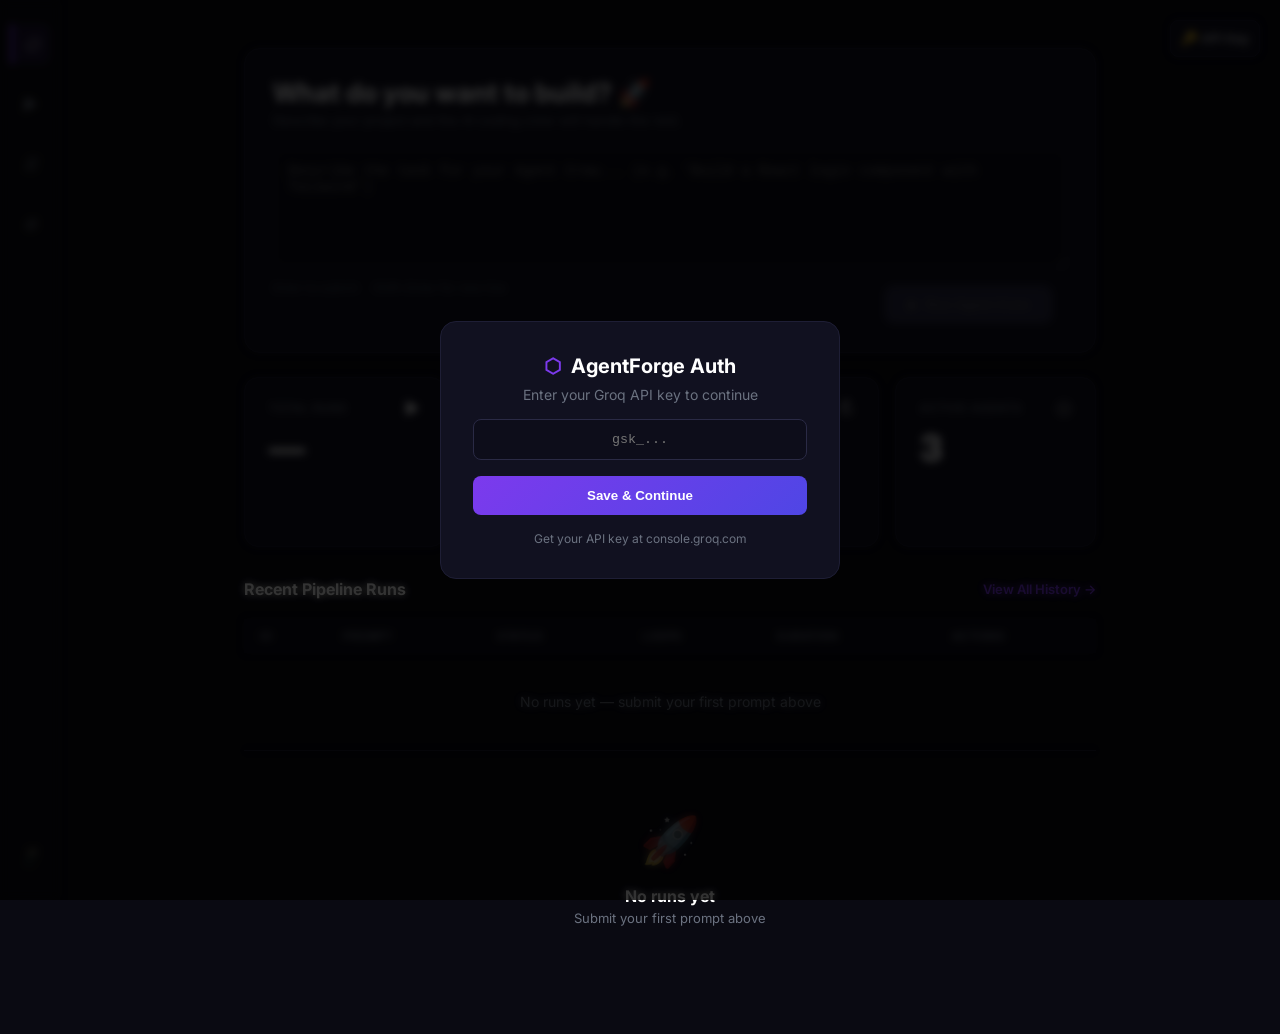
<file: index.html>
<!DOCTYPE html>
<html lang="en">
<head>
  <meta charset="UTF-8">
  <meta name="viewport" content="width=device-width, initial-scale=1.0">
  <title>AgentForge — Dashboard</title>
  <link rel="preconnect" href="https://fonts.googleapis.com">
  <link rel="preconnect" href="https://fonts.gstatic.com" crossorigin>
  <link href="https://fonts.googleapis.com/css2?family=Inter:wght@400;500;600;700;800&display=swap" rel="stylesheet">
  <style>
    :root {
      --bg-deep: #0a0a12;
      --bg-sidebar: #0d0d14;
      --bg-card: #111120;
      --bg-input: #0d0d1a;
      --border-card: #1e1e35;
      --border-input: #2a2a45;
      --purple: #7c3aed;
      --indigo: #4f46e5;
      --text-main: #ffffff;
      --text-muted: #6b7280;
      --success: #4ade80;
      --error: #fb7185;
    }

    * { margin: 0; padding: 0; box-sizing: border-box; }
    
    body {
      background-color: var(--bg-deep);
      color: var(--text-main);
      font-family: 'Inter', sans-serif;
      min-height: 100vh;
      display: flex;
      opacity: 0;
      animation: fadeIn 400ms ease-out forwards;
    }

    @keyframes fadeIn {
      from { opacity: 0; }
      to { opacity: 1; }
    }

    /* === Sidebar === */
    .sidebar {
      position: fixed; top: 0; left: 0; bottom: 0; width: 60px;
      background: var(--bg-sidebar);
      display: flex; flex-direction: column; align-items: center;
      padding: 24px 0; gap: 20px; z-index: 100;
    }

    .nav-btn {
      width: 40px; height: 40px; border-radius: 8px;
      display: flex; align-items: center; justify-content: center;
      cursor: pointer; color: var(--text-muted); text-decoration: none;
      transition: all 0.2s ease; position: relative;
    }

    .nav-btn:hover { color: var(--text-main); background: rgba(124, 58, 237, 0.1); }
    
    .nav-btn.active {
      color: var(--text-main);
      background: rgba(124, 58, 237, 0.15);
      border-left: 3px solid var(--purple);
      border-radius: 0 8px 8px 0;
    }

    /* Tooltips */
    .nav-btn::after {
      content: attr(data-tooltip); position: absolute; left: 70px;
      background: #1e293b; color: white; padding: 6px 12px;
      border-radius: 6px; font-size: 11px; white-space: nowrap;
      opacity: 0; pointer-events: none; transition: 0.2s;
    }
    .nav-btn:hover::after { opacity: 1; left: 65px; }

    /* === Main Content === */
    .main-content {
      flex: 1; padding-left: 60px;
      display: flex; justify-content: center;
    }

    .container {
      width: 100%; max-width: 900px;
      padding: 48px 24px; display: flex; flex-direction: column; gap: 24px;
    }

    /* === Prompt Section === */
    .prompt-card {
      background: var(--bg-card);
      border: 1px solid var(--border-card);
      border-radius: 16px; padding: 28px;
      display: flex; flex-direction: column; gap: 20px;
    }

    .prompt-header h1 { font-size: 26px; font-weight: 700; margin-bottom: 4px; }
    .prompt-header p { font-size: 13px; color: var(--text-muted); }

    .textarea-wrap { position: relative; }
    textarea {
      width: 100%; min-height: 120px;
      background: var(--bg-input);
      border: 1px solid var(--border-input);
      border-radius: 10px; color: white;
      font-size: 14px; padding: 14px;
      resize: vertical; outline: none;
      transition: all 0.2s ease;
    }
    textarea:focus {
      border-color: var(--purple);
      box-shadow: 0 0 0 3px rgba(124, 58, 237, 0.2);
    }

    .kb-hint { font-size: 12px; color: #4b5563; margin-top: 8px; }

    .btn-wrap { display: flex; justify-content: flex-end; margin-top: -30px; padding-right: 14px; z-index: 5; }
    .btn-run {
      background: linear-gradient(135deg, var(--purple), var(--indigo));
      color: white; font-weight: 600; padding: 12px 24px;
      border-radius: 10px; border: none; cursor: pointer;
      display: flex; align-items: center; gap: 8px;
      transition: all 0.2s;
    }
    .btn-run:hover:not(:disabled) { filter: brightness(1.15); transform: scale(1.02); }
    .btn-run:active:not(:disabled) { transform: scale(0.97); }
    .btn-run:disabled { background: var(--border-input); color: #555; cursor: not-allowed; }

    /* === Stat Cards === */
    .stat-grid {
      display: grid; grid-template-columns: repeat(4, 1fr); gap: 16px;
    }

    .stat-card {
      background: var(--bg-card);
      border: 1px solid var(--border-card);
      border-radius: 14px; padding: 20px 24px;
      opacity: 0; transform: translateY(20px);
      animation: slideUp 500ms ease-out forwards;
      transition: box-shadow 0.3s;
    }
    .stat-card:hover { box-shadow: 0 0 20px rgba(124, 58, 237, 0.15); }

    @keyframes slideUp {
      to { opacity: 1; transform: translateY(0); }
    }

    .stat-card:nth-child(1) { animation-delay: 100ms; }
    .stat-card:nth-child(2) { animation-delay: 200ms; }
    .stat-card:nth-child(3) { animation-delay: 300ms; }
    .stat-card:nth-child(4) { animation-delay: 400ms; }

    .stat-head { display: flex; justify-content: space-between; align-items: center; }
    .stat-label { font-size: 11px; color: var(--text-muted); text-transform: uppercase; letter-spacing: 1px; font-weight: 600; }
    .stat-num { font-size: 36px; font-weight: 800; margin-top: 8px; }
    .stat-num.no-data { font-size: 14px; color: var(--text-muted); font-weight: 400; }

    canvas { width: 100%; height: 40px; margin-top: 12px; }

    /* === Table === */
    .table-section { margin-top: 8px; }
    .table-header { display: flex; justify-content: space-between; align-items: center; margin-bottom: 20px; }
    .table-header h2 { font-size: 16px; font-weight: 700; }
    .view-all { font-size: 13px; color: var(--purple); text-decoration: none; font-weight: 600; }

    .recent-runs {
      width: 100%; border-collapse: collapse;
    }
    .recent-runs th {
      background: var(--bg-input); text-align: left;
      padding: 10px 16px; font-size: 11px; text-transform: uppercase;
      color: var(--text-muted); letter-spacing: 0.5px;
    }
    .recent-runs td {
      padding: 14px 16px; font-size: 14px;
      border-bottom: 1px solid #1a1a2e; transition: background 0.15s;
    }
    .recent-runs tr:hover td { background: #13132a; }

    .mono { font-family: 'JetBrains Mono', monospace; color: var(--purple); font-weight: 600; }

    .badge-status {
      display: inline-block; padding: 2px 10px; border-radius: 999px;
      font-size: 12px; font-weight: 600; border: 1px solid transparent;
    }
    .badge-status.passed { background: #052e1640; border-color: #16a34a; color: #4ade80; }
    .badge-status.failed { background: #450a0a40; border-color: #dc2626; color: #fb7185; }

    /* === Empty State === */
    .empty-state {
      text-align: center; padding: 60px 0; grid-column: span 6;
    }
    .empty-ico { font-size: 48px; margin-bottom: 16px; opacity: 0.5; }
    .empty-msg { font-weight: 700; margin-bottom: 4px; }
    .empty-sub { font-size: 13px; color: var(--text-muted); }

    /* === Responsive === */
    @media (max-width: 768px) {
      .stat-grid { grid-template-columns: repeat(2, 1fr); }
    }
    @media (max-width: 480px) {
      .stat-grid { grid-template-columns: 1fr; }
      .sidebar { width: 0; overflow: hidden; }
      .main-content { padding-left: 0; }
    }

  </style>
</head>
<body>

  <aside class="sidebar">
    <a href="index.html" class="nav-btn active" data-tooltip="Dashboard"><i class="ico">⬡</i></a>
    <a href="pipeline.html" class="nav-btn" data-tooltip="Pipeline"><i class="ico">▶</i></a>
    <a href="history.html" class="nav-btn" data-tooltip="History"><i class="ico">☰</i></a>
    <a href="config.html" class="nav-btn" data-tooltip="Settings"><i class="ico">⚙</i></a>
    <a href="mobile.html" class="nav-btn" data-tooltip="Mobile Monitor" style="margin-top:auto;"><i class="ico">📱</i></a>
  </aside>

  <main class="main-content">
    <div class="container">
      
      <!-- Prompt Section -->
      <section class="prompt-card">
        <div class="prompt-header">
          <h1>What do you want to build? 🚀</h1>
          <p>Describe your project and the AI coding crew will handle the rest.</p>
        </div>
        
        <div class="textarea-wrap">
          <textarea id="agentPrompt" placeholder="Describe the task for your Agent Crew... (e.g. 'Build a React login component with Tailwind')"></textarea>
          <p class="kb-hint">Enter to submit &nbsp;·&nbsp; Shift+Enter for new line</p>
        </div>
        
        <div class="btn-wrap">
          <button id="runBtn" class="btn-run" disabled>
            <span>▶</span> Run Agent Crew
          </button>
        </div>
      </section>

      <!-- Stats Grid -->
      <section class="stat-grid">
        <div class="stat-card">
          <div class="stat-head">
            <span class="stat-label">Total Runs</span>
            <span>▶</span>
          </div>
          <div class="stat-num" id="statTotal">—</div>
          <canvas id="chartRuns"></canvas>
        </div>
        <div class="stat-card">
          <div class="stat-head">
            <span class="stat-label">Pass Rate</span>
            <span>✓</span>
          </div>
          <div class="stat-num" id="statPass">—</div>
          <canvas id="chartPass"></canvas>
        </div>
        <div class="stat-card">
          <div class="stat-head">
            <span class="stat-label">Avg Loops</span>
            <span>↻</span>
          </div>
          <div class="stat-num" id="statLoops">—</div>
          <canvas id="chartLoops"></canvas>
        </div>
        <div class="stat-card">
          <div class="stat-head">
            <span class="stat-label">Active Agents</span>
            <span>⬡</span>
          </div>
          <div class="stat-num" id="statAgents">3</div>
          <canvas id="chartAgents"></canvas>
        </div>
      </section>

      <!-- Recent Table -->
      <section class="table-section">
        <div class="table-header">
          <h2>Recent Pipeline Runs</h2>
          <a href="history.html" class="view-all">View All History →</a>
        </div>
        
        <div id="runsContainer">
          <table class="recent-runs">
            <thead>
              <tr>
                <th>ID</th>
                <th>Prompt</th>
                <th>Status</th>
                <th>Loops</th>
                <th>Duration</th>
                <th>Actions</th>
              </tr>
            </thead>
            <tbody id="recentRunsTable">
              <!-- Dynamic -->
            </tbody>
          </table>
          
          <div id="emptyState" class="empty-state hidden">
            <div class="empty-ico">🚀</div>
            <div class="empty-msg">No runs yet</div>
            <div class="empty-sub">Submit your first prompt above</div>
          </div>
        </div>
      </section>

    </div>
  </main>

  <script src="js/app.js"></script>
  <script src="js/dashboard.js"></script>
  <script>
    // Functional Wiring
    const promptArea = document.getElementById('agentPrompt');
    const runBtn = document.getElementById('runBtn');

    promptArea.addEventListener('input', () => {
      runBtn.disabled = !promptArea.value.trim();
    });

    promptArea.addEventListener('keydown', (e) => {
      if (e.key === 'Enter' && !e.shiftKey) {
        e.preventDefault();
        if (!runBtn.disabled) runBtn.click();
      }
    });

    runBtn.onclick = () => {
      const p = promptArea.value.trim();
      if (!p) return;
      localStorage.setItem('agentforge_prompt', p);
      location.href = 'pipeline.html';
    };

    // Observer for Empty State (Fixing Dashboard.js limitation)
    const observer = new MutationObserver(() => {
      const tbody = document.getElementById('recentRunsTable');
      const empty = document.getElementById('emptyState');
      if (tbody && empty) {
        if (tbody.children.length === 0 || (tbody.children.length === 1 && tbody.innerHTML.includes('No runs yet'))) {
          empty.classList.remove('hidden');
          tbody.parentElement.classList.add('hidden');
        } else {
          empty.classList.add('hidden');
          tbody.parentElement.classList.remove('hidden');
        }
      }
    });
    observer.observe(document.getElementById('recentRunsTable'), { childList: true });
  </script>
  <!-- API Key Modal -->
  <style>
    .api-modal-overlay {
      position: fixed; top: 0; left: 0; right: 0; bottom: 0;
      background: rgba(0,0,0,0.8); backdrop-filter: blur(4px);
      display: flex; align-items: center; justify-content: center;
      z-index: 9999; opacity: 0; pointer-events: none; transition: opacity 0.3s;
    }
    .api-modal-overlay.active { opacity: 1; pointer-events: auto; }
    .api-modal {
      background: var(--bg-card, #111120); border: 1px solid var(--border-card, #1e1e35);
      border-radius: 16px; padding: 32px; width: 100%; max-width: 400px;
      text-align: center; transform: translateY(20px); transition: transform 0.3s;
    }
    .api-modal-overlay.active .api-modal { transform: translateY(0); }
    .api-modal h2 { margin-bottom: 8px; font-size: 20px; color: white; display:flex; align-items:center; justify-content:center; gap:10px; }
    .api-modal input {
      width: 100%; background: #0d0d1a; border: 1px solid #2a2a45;
      color: white; padding: 12px; border-radius: 8px; margin: 16px 0;
      outline: none; text-align: center; font-family: monospace;
    }
    .api-modal input:focus { border-color: #7c3aed; }
    .api-modal button {
      width: 100%; background: linear-gradient(135deg, #7c3aed, #4f46e5); color: white;
      border: none; padding: 12px; border-radius: 8px; font-weight: bold; cursor: pointer;
    }
    .api-modal a { display: block; margin-top: 16px; color: #6b7280; font-size: 12px; text-decoration: none; }
    .api-modal a:hover { color: #fff; }
    .api-key-btn { position: fixed; top: 20px; right: 20px; background: #111120; border: 1px solid #1e1e35; color: white; padding: 10px; border-radius: 8px; cursor: pointer; z-index: 1000; display:flex; align-items:center; justify-content:center; transition: .2s; }
    .api-key-btn:hover { background: #1e1e35; }
  </style>

  <button class="api-key-btn" onclick="openApiModal()" aria-label="API Key">🔑 API Key</button>

  <div id="apiKeyModal" class="api-modal-overlay">
    <div class="api-modal">
      <h2><span style="color:#7c3aed;">⬡</span> AgentForge Auth</h2>
      <p style="color:#6b7280; font-size:14px;">Enter your Groq API key to continue</p>
      <input type="password" id="apiKeyValue" placeholder="gsk_...">
      <button onclick="saveApiKey()">Save & Continue</button>
      <a href="https://console.groq.com/" target="_blank">Get your API key at console.groq.com</a>
    </div>
  </div>

  <script>
    function openApiModal() {
      const stored = localStorage.getItem("groq_key");
      if(stored) document.getElementById("apiKeyValue").value = stored;
      document.getElementById("apiKeyModal").classList.add("active");
    }
    function closeApiModal() {
      document.getElementById("apiKeyModal").classList.remove("active");
    }
    function saveApiKey() {
      const val = document.getElementById("apiKeyValue").value.trim();
      if(val) {
        localStorage.setItem("groq_key", val);
        closeApiModal();
      }
    }
    window.addEventListener("DOMContentLoaded", () => {
      if(!localStorage.getItem("groq_key")) {
        openApiModal();
      }
    });
  </script>
</body>
</html>
</file>
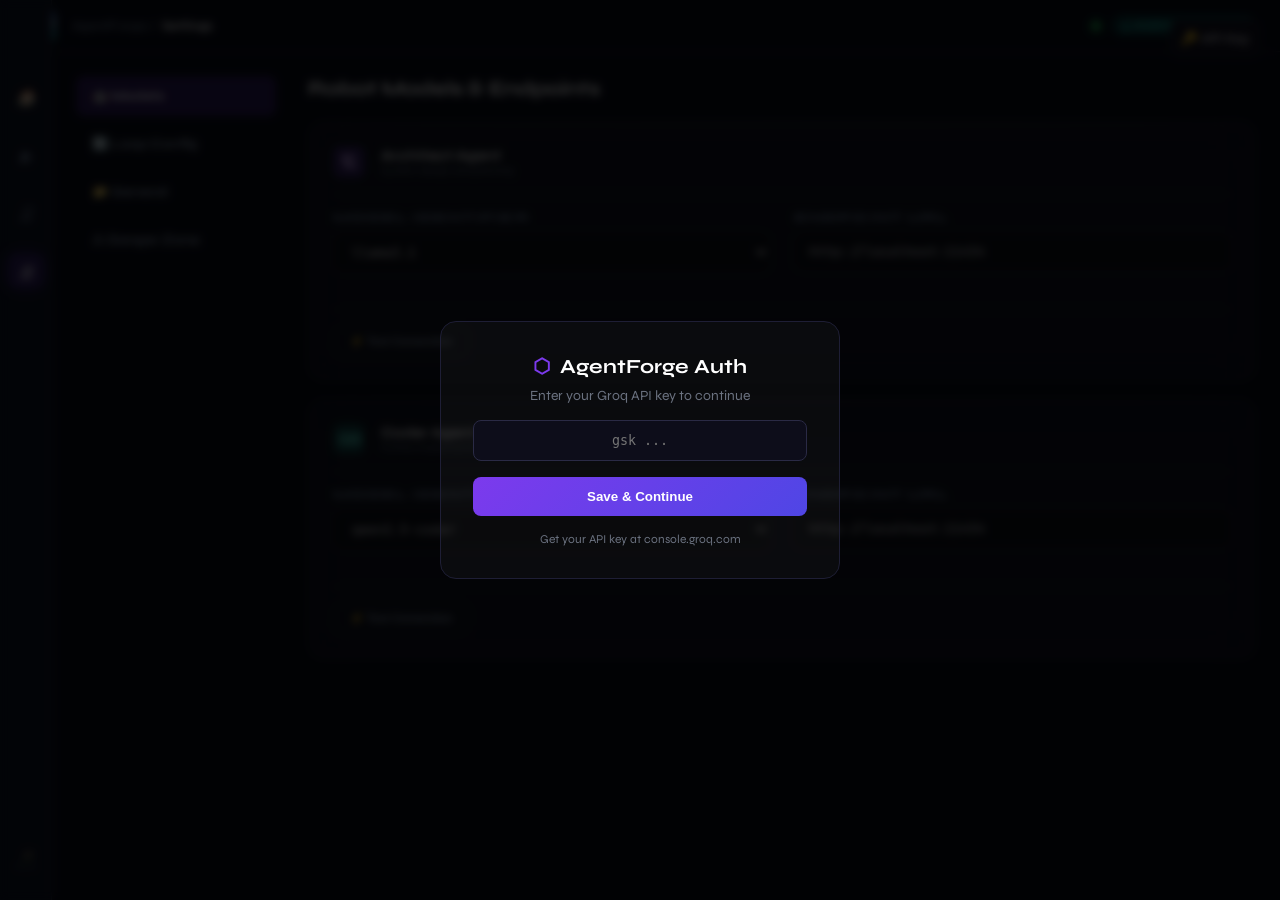
<file: config.html>
<!DOCTYPE html>
<html lang="en">
<head>
  <meta charset="UTF-8">
  <meta name="viewport" content="width=device-width, initial-scale=1.0">
  <meta name="description" content="AgentForge — System Configuration and Model Settings">
  <title>AgentForge — Settings</title>
  <link rel="stylesheet" href="css/premium_core.css">
  <style>
    /* Config specific styles */
    .config-layout { display: flex; gap: 32px; min-height: calc(100vh - var(--topbar-h) - 48px); }
    
    .settings-aside { width: 200px; display: flex; flex-direction: column; gap: 8px; }
    .settings-nav-item {
      padding: 12px 16px; border-radius: 8px; font-size: 13px; font-weight: 700;
      color: var(--text-secondary); cursor: pointer; transition: all 0.2s;
    }
    .settings-nav-item:hover { background: rgba(255,255,255,0.03); color: var(--text-primary); }
    .settings-nav-item.active { background: var(--purple-glow); color: white; }

    .settings-panel { flex: 1; display: flex; flex-direction: column; gap: 24px; }
    
    .form-group { display: flex; flex-direction: column; gap: 8px; margin-bottom: 20px; }
    .form-label { font-size: 11px; font-weight: 800; color: var(--text-muted); text-transform: uppercase; letter-spacing: 0.1em; }
    
    .form-input, .form-select {
      background: rgba(0,0,0,0.2); border: 1px solid var(--border-glass);
      border-radius: 8px; padding: 10px 14px; color: white; font-family: 'JetBrains Mono', monospace; font-size: 13px;
    }
    .form-input:focus, .form-select:focus { border-color: var(--teal); outline: none; }
    
    .agent-config-card { margin-bottom: 16px; }
    .agent-card-header { display: flex; align-items: center; gap: 16px; padding-bottom: 16px; border-bottom: 1px solid var(--border-glass); margin-bottom: 16px; }
    .agent-ico { width: 32px; height: 32px; border-radius: 8px; display: flex; align-items: center; justify-content: center; font-size: 16px; }
    .agent-role { font-weight: 700; font-size: 14px; }
    .agent-desc { font-size: 11px; color: var(--text-muted); }

    .latency-indicator { display: flex; align-items: center; gap: 8px; font-size: 11px; font-family: 'JetBrains Mono', monospace; }
    .latency-dot { width: 6px; height: 6px; border-radius: 50%; }
    .latency-dot.fast { background: #22C55E; box-shadow: 0 0 6px #22C55E; }
    .latency-dot.medium { background: var(--amber); }
    .latency-dot.slow { background: var(--rose); }

    /* Range Sliders */
    .range-group { display: flex; align-items: center; gap: 16px; }
    .range-input { flex: 1; accent-color: var(--teal); }
    .range-val { font-family: 'JetBrains Mono', monospace; font-size: 13px; font-weight: 700; color: var(--teal-light); min-width: 40px; }

    /* Toggle Switch */
    .toggle-group { display: flex; align-items: center; justify-content: space-between; padding: 12px 16px; background: rgba(0,0,0,0.1); border-radius: 8px; border: 1px solid var(--border-glass); }
    .toggle { position: relative; display: inline-block; width: 40px; height: 20px; }
    .toggle input { opacity: 0; width: 0; height: 0; }
    .slider { position: absolute; cursor: pointer; inset: 0; background-color: var(--bg-aside); transition: .4s; border-radius: 20px; border: 1px solid var(--border-glass); }
    .slider:before { position: absolute; content: ""; height: 14px; width: 14px; left: 2px; bottom: 2px; background-color: var(--text-muted); transition: .4s; border-radius: 50%; }
    input:checked + .slider { background-color: var(--teal-glow); border-color: var(--teal); }
    input:checked + .slider:before { transform: translateX(20px); background-color: var(--teal-light); }

    .danger-zone { border-color: rgba(244,63,94,0.3); background: rgba(244,63,94,0.02); }
    .danger-title { color: var(--rose); font-weight: 800; font-size: 12px; text-transform: uppercase; margin-bottom: 16px; display: flex; align-items: center; gap: 8px; }
  </style>
</head>
<body>

  <div class="app-shell">
    <!-- Sidebar -->
    <aside class="sidebar">
      <a href="index.html" class="nav-btn" data-tooltip="Dashboard"><i class="ico">🏠</i></a>
      <a href="pipeline.html" class="nav-btn" data-tooltip="Pipeline"><i class="ico">▶</i></a>
      <a href="history.html" class="nav-btn" data-tooltip="History"><i class="ico">☰</i></a>
      <a href="config.html" class="nav-btn active" data-tooltip="Settings"><i class="ico">⚙</i></a>
      <a href="mobile.html" class="nav-btn" data-tooltip="Mobile Monitor" style="margin-top:auto; margin-bottom: 24px;"><i class="ico">📱</i></a>
    </aside>

    <div class="main-container">
      <!-- Topbar -->
      <header class="topbar">
        <div class="logo-group">
          <div class="logo-af">AF</div>
          <div class="breadcrumb">
            <span class="muted">AgentForge /</span> Settings
          </div>
        </div>
        <div class="status-group">
          <div class="pulse-dot"></div>
          <div class="badge-teal-pill">3 agents online</div>
        </div>
      </header>

      <!-- Page Content -->
      <main class="page-content">
        
        <div class="config-layout">
          <!-- Settings Nav -->
          <aside class="settings-aside">
            <div class="settings-nav-item active" data-section="modelsSection">🤖 Models</div>
            <div class="settings-nav-item" data-section="loopSection">🔄 Loop Config</div>
            <div class="settings-nav-item" data-section="generalSection">📁 General</div>
            <div class="settings-nav-item" data-section="dangerSection">⚠ Danger Zone</div>
          </aside>

          <!-- Settings Panel -->
          <section class="settings-panel">
            
            <!-- Models Section -->
            <div class="settings-section" id="modelsSection">
              <div class="section-header" style="margin-bottom:20px">
                <h2>Robot Models & Endpoints</h2>
              </div>
              
              <!-- Architect Card -->
              <div class="glass-card agent-config-card">
                <div class="agent-card-header">
                  <div class="agent-ico" style="background:var(--purple-glow); color:#D8B4FE">🏗</div>
                  <div class="agent-info">
                    <div class="agent-role">Architect Agent</div>
                    <div class="agent-desc">System design and planning</div>
                  </div>
                </div>
                <div class="stat-grid" style="grid-template-columns: 1fr 1fr; gap: 24px;">
                  <div class="form-group">
                    <label class="form-label">Model Identifier</label>
                    <select class="form-select">
                      <option selected>llama3.1</option>
                      <option>llama3.1:70b</option>
                    </select>
                  </div>
                  <div class="form-group">
                    <label class="form-label">Endpoint URL</label>
                    <input type="text" class="form-input" value="http://localhost:11434">
                  </div>
                </div>
                <div class="hero-actions" style="margin-top:16px; border-top: 1px solid var(--border-glass); padding-top: 16px; display:flex; justify-content: space-between; align-items:center;">
                  <button class="btn-ghost test-connection-btn" style="font-size:11px;">⚡ Test Connection</button>
                  <div class="latency-indicator" style="display:none">
                    <div class="latency-dot fast"></div>
                    <span class="latency-value">—</span>
                  </div>
                </div>
              </div>

              <!-- Coder Card -->
              <div class="glass-card agent-config-card">
                <div class="agent-card-header">
                  <div class="agent-ico" style="background:var(--teal-glow); color:#5EEAD4">⌨</div>
                  <div class="agent-info">
                    <div class="agent-role">Coder Agent</div>
                    <div class="agent-desc">Python implementation</div>
                  </div>
                </div>
                <div class="stat-grid" style="grid-template-columns: 1fr 1fr; gap: 24px;">
                  <div class="form-group">
                    <label class="form-label">Model Identifier</label>
                    <select class="form-select">
                      <option selected>qwen2.5-coder</option>
                      <option>codellama</option>
                    </select>
                  </div>
                  <div class="form-group">
                    <label class="form-label">Endpoint URL</label>
                    <input type="text" class="form-input" value="http://localhost:11434">
                  </div>
                </div>
                <div class="hero-actions" style="margin-top:16px; border-top: 1px solid var(--border-glass); padding-top: 16px; display:flex; justify-content: space-between; align-items:center;">
                  <button class="btn-ghost test-connection-btn" style="font-size:11px;">⚡ Test Connection</button>
                  <div class="latency-indicator" style="display:none">
                    <div class="latency-dot fast"></div>
                    <span class="latency-value">—</span>
                  </div>
                </div>
              </div>
            </div>

            <!-- Loop Config Section -->
            <div class="settings-section hidden" id="loopSection">
              <div class="section-header" style="margin-bottom:20px">
                <h2>Iterative Pipeline Logic</h2>
              </div>
              <div class="glass-card">
                <div class="form-group">
                  <label class="form-label">Max Retries</label>
                  <div class="range-group">
                    <input type="range" class="range-input" id="maxRetries" min="1" max="10" value="3">
                    <span class="range-val" id="retriesValue">3</span>
                  </div>
                </div>
                <div class="form-group">
                  <label class="form-label">Human-in-the-Loop Approval</label>
                  <div class="toggle-group">
                    <div class="agent-desc" style="font-size:12px; color:var(--text-secondary)">Pause for design review</div>
                    <label class="toggle">
                      <input type="checkbox" id="hitlToggle" checked>
                      <span class="slider"></span>
                    </label>
                  </div>
                </div>
                <div class="form-group">
                  <label class="form-label">Execution Timeout</label>
                  <div class="range-group">
                    <input type="range" class="range-input" id="agentTimeout" min="30" max="600" value="120">
                    <span class="range-val" id="timeoutValue">120s</span>
                  </div>
                </div>
                <button class="btn-primary save-settings-btn" onclick="saveSettings()" style="width:100%; margin-top:12px;">💾 Save Configuration</button>
              </div>
            </div>

            <!-- General Section -->
            <div class="settings-section hidden" id="generalSection">
              <div class="section-header" style="margin-bottom:20px">
                <h2>Workspace & Logging</h2>
              </div>
              <div class="glass-card">
                <div class="form-group">
                  <label class="form-label">Workspace Root</label>
                  <input type="text" class="form-input" value="./output">
                </div>
                <div class="form-group">
                  <label class="form-label">Logging Verbosity</label>
                  <select class="form-select">
                    <option>DEBUG</option>
                    <option selected>INFO</option>
                  </select>
                </div>
              </div>
            </div>

            <!-- Danger Zone -->
            <div class="settings-section hidden" id="dangerSection">
              <div class="section-header" style="margin-bottom:20px">
                <h2 style="color:var(--rose)">⚠ Danger Zone</h2>
              </div>
              <div class="glass-card danger-zone">
                <div class="action-row" style="display:flex; justify-content:space-between; align-items:center; margin-bottom: 20px;">
                  <div>
                    <div class="agent-role">Delete All History</div>
                    <div class="agent-desc">Erase all logged runs from disk</div>
                  </div>
                  <button class="btn-primary" style="background:var(--rose); box-shadow: 0 4px 15px rgba(244,63,94,0.3);" onclick="alert('Demo: Cleared')">Purge History</button>
                </div>
                <div class="action-row" style="display:flex; justify-content:space-between; align-items:center;">
                  <div>
          <div class="glass-card" style="padding:0; overflow:hidden;">
        <div class="tab-bar">
          <div class="tab-item active" onclick="switchConfigTab('models')">Agent Models</div>
          <div class="tab-item" onclick="switchConfigTab('loops')">Loop Logic</div>
          <div class="tab-item" onclick="switchConfigTab('general')">General</div>
        </div>

        <!-- Models Tab -->
        <div id="modelsPane" class="tab-pane">
           <div class="config-row">
              <div class="config-info">
                 <div class="config-title">Architect Agent</div>
                 <div class="muted">Responsible for file structure and tech stack planning.</div>
              </div>
              <select id="modelArch" class="btn-ghost" style="width:200px;"></select>
           </div>
           <div class="config-row">
              <div class="config-info">
                 <div class="config-title">Coder Agent</div>
                 <div class="muted">Responsible for writing the actual code files.</div>
              </div>
              <select id="modelCode" class="btn-ghost" style="width:200px;"></select>
           </div>
           <div class="config-row" style="border-bottom:none;">
              <div class="config-info">
                 <div class="config-title">Reviewer Agent</div>
                 <div class="muted">Responsible for testing and validation.</div>
              </div>
              <select id="modelRev" class="btn-ghost" style="width:200px;"></select>
           </div>
        </div>

        <!-- Loop Logic Tab -->
        <div id="loopsPane" class="tab-pane hidden">
           <div class="config-row">
              <div class="config-info">
                 <div class="config-title">Max Loops</div>
                 <div class="muted">How many times the crew can try to fix code.</div>
              </div>
              <div style="display:flex; align-items:center; gap:16px;">
                 <input type="range" id="maxLoopsRange" min="1" max="5" value="3" style="width:120px;">
                 <span id="maxLoopsVal" class="mono">3</span>
              </div>
           </div>
           <div class="config-row" style="border-bottom:none;">
              <div class="config-info">
                 <div class="config-title">Auto-Retry on Failure</div>
                 <div class="muted">Automatically restart loop if a critical error occurs.</div>
              </div>
              <label class="switch">
                 <input type="checkbox" id="autoRetry">
                 <span class="slider round"></span>
              </label>
           </div>
        </div>

        <!-- General Tab -->
        <div id="generalPane" class="tab-pane hidden">
           <div class="config-row">
              <div class="config-info">
                 <div class="config-title">Dark Mode (Premium High-Contrast)</div>
                 <div class="muted">Current theme is forced dark for premium aesthetics.</div>
              </div>
              <span class="badge-status passed">ENABLED</span>
           </div>
           <div class="config-row" style="border-bottom:none;">
              <div class="config-info">
                 <div class="config-title">Notifications</div>
                 <div class="muted">Show toast notifications for background tasks.</div>
              </div>
              <label class="switch">
                 <input type="checkbox" id="showNotifications" checked>
                 <span class="slider round"></span>
              </label>
           </div>

           <div class="danger-zone" style="margin-top:40px; padding-top:40px; border-top:1px solid rgba(244,63,94,0.2);">
              <h3 style="color:var(--red-light); margin-bottom:12px;">Danger Zone</h3>
              <p class="muted" style="margin-bottom:20px;">These actions cannot be undone. Be careful.</p>
              <div style="display:flex; gap:12px;">
                 <button class="btn-ghost" onclick="clearHistory()" style="color:var(--red-light); border-color:rgba(244,63,94,0.3);">Purge All History</button>
                 <button class="btn-ghost" onclick="resetConfig()" style="color:var(--red-light); border-color:rgba(244,63,94,0.3);">Reset Factory Settings</button>
              </div>
           </div>
        </div>

        <div style="padding:24px; background:rgba(0,0,0,0.2); display:flex; justify-content:flex-end; gap:12px;">
           <button class="btn-ghost" onclick="location.reload()">Discard</button>
           <button class="btn-primary" onclick="saveSettings()">Save Configuration</button>
        </div>
      </div>
        </div>

      </main>
    </div>
  </div>

  <script src="js/app.js"></script>
  <script src="js/config.js"></script>
  <!-- API Key Modal -->
  <style>
    .api-modal-overlay {
      position: fixed; top: 0; left: 0; right: 0; bottom: 0;
      background: rgba(0,0,0,0.8); backdrop-filter: blur(4px);
      display: flex; align-items: center; justify-content: center;
      z-index: 9999; opacity: 0; pointer-events: none; transition: opacity 0.3s;
    }
    .api-modal-overlay.active { opacity: 1; pointer-events: auto; }
    .api-modal {
      background: var(--bg-card, #111120); border: 1px solid var(--border-card, #1e1e35);
      border-radius: 16px; padding: 32px; width: 100%; max-width: 400px;
      text-align: center; transform: translateY(20px); transition: transform 0.3s;
    }
    .api-modal-overlay.active .api-modal { transform: translateY(0); }
    .api-modal h2 { margin-bottom: 8px; font-size: 20px; color: white; display:flex; align-items:center; justify-content:center; gap:10px; }
    .api-modal input {
      width: 100%; background: #0d0d1a; border: 1px solid #2a2a45;
      color: white; padding: 12px; border-radius: 8px; margin: 16px 0;
      outline: none; text-align: center; font-family: monospace;
    }
    .api-modal input:focus { border-color: #7c3aed; }
    .api-modal button {
      width: 100%; background: linear-gradient(135deg, #7c3aed, #4f46e5); color: white;
      border: none; padding: 12px; border-radius: 8px; font-weight: bold; cursor: pointer;
    }
    .api-modal a { display: block; margin-top: 16px; color: #6b7280; font-size: 12px; text-decoration: none; }
    .api-modal a:hover { color: #fff; }
    .api-key-btn { position: fixed; top: 20px; right: 20px; background: #111120; border: 1px solid #1e1e35; color: white; padding: 10px; border-radius: 8px; cursor: pointer; z-index: 1000; display:flex; align-items:center; justify-content:center; transition: .2s; }
    .api-key-btn:hover { background: #1e1e35; }
  </style>

  <button class="api-key-btn" onclick="openApiModal()" aria-label="API Key">🔑 API Key</button>

  <div id="apiKeyModal" class="api-modal-overlay">
    <div class="api-modal">
      <h2><span style="color:#7c3aed;">⬡</span> AgentForge Auth</h2>
      <p style="color:#6b7280; font-size:14px;">Enter your Groq API key to continue</p>
      <input type="password" id="apiKeyValue" placeholder="gsk_...">
      <button onclick="saveApiKey()">Save & Continue</button>
      <a href="https://console.groq.com/" target="_blank">Get your API key at console.groq.com</a>
    </div>
  </div>

  <script>
    function openApiModal() {
      const stored = localStorage.getItem("groq_key");
      if(stored) document.getElementById("apiKeyValue").value = stored;
      document.getElementById("apiKeyModal").classList.add("active");
    }
    function closeApiModal() {
      document.getElementById("apiKeyModal").classList.remove("active");
    }
    function saveApiKey() {
      const val = document.getElementById("apiKeyValue").value.trim();
      if(val) {
        localStorage.setItem("groq_key", val);
        closeApiModal();
      }
    }
    window.addEventListener("DOMContentLoaded", () => {
      if(!localStorage.getItem("groq_key")) {
        openApiModal();
      }
    });
  </script>
</body>
</html>
</file>
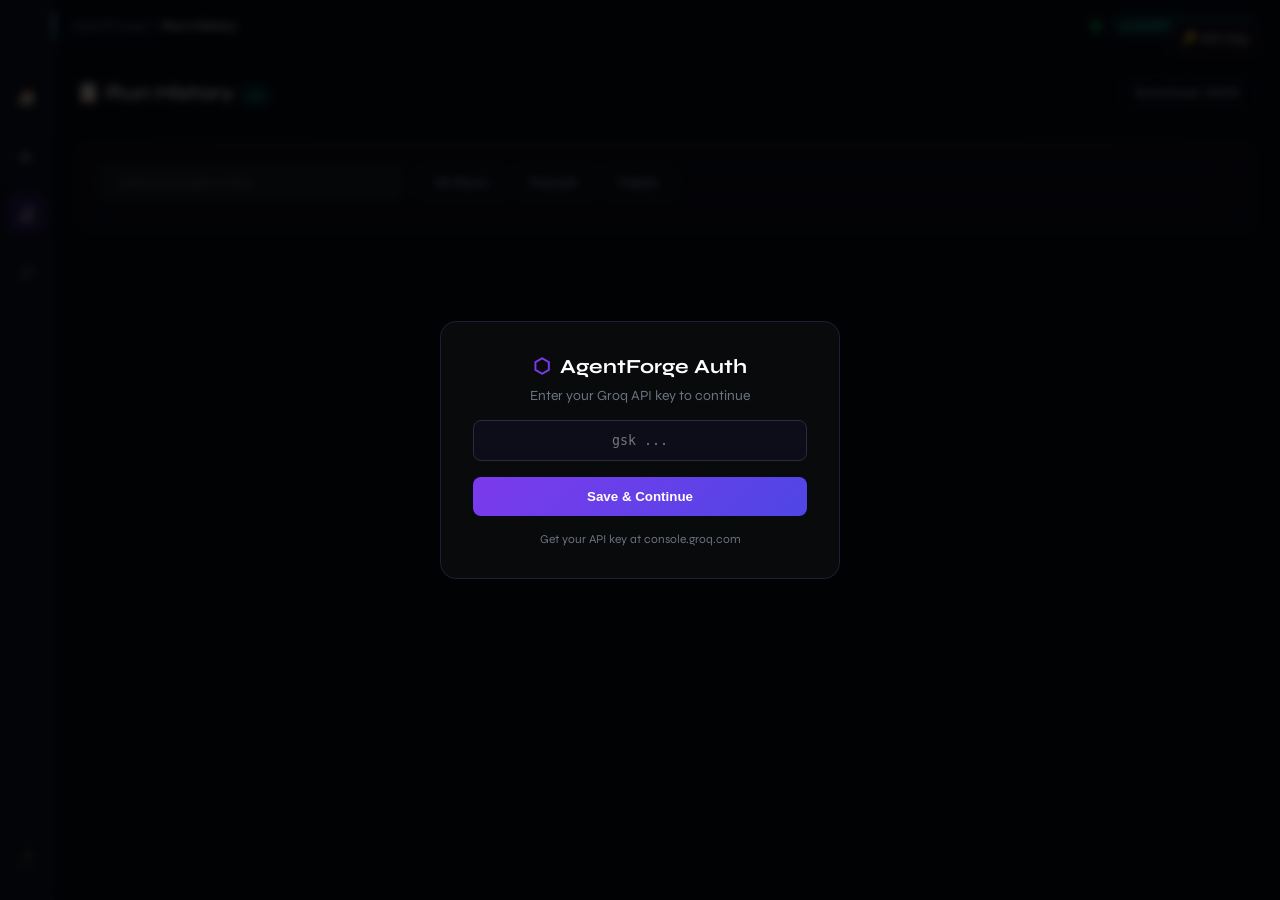
<file: history.html>
<!DOCTYPE html>
<html lang="en">
<head>
  <meta charset="UTF-8">
  <meta name="viewport" content="width=device-width, initial-scale=1.0">
  <meta name="description" content="AgentForge — Run History and Audit Logs">
  <title>AgentForge — History</title>
  <link rel="stylesheet" href="css/premium_core.css">
  <style>
    /* History specific styles */
    .toolbar-glass {
      display: flex; align-items: center; justify-content: space-between; gap: 24px;
      padding: 16px 24px; margin-bottom: 16px;
    }
    
    .search-group { position: relative; flex: 1; max-width: 400px; }
    .search-ico { position: absolute; left: 14px; top: 50%; transform: translateY(-50%); font-size: 14px; color: var(--text-muted); }
    .search-input {
      width: 100%; height: 40px; background: rgba(0,0,0,0.2);
      border: 1px solid var(--border-glass); border-radius: 8px;
      padding: 0 16px 0 40px; color: white; font-family: inherit; font-size: 14px;
    }
    .search-input:focus { border-color: var(--teal); outline: none; }
    
    .filter-group { display: flex; gap: 8px; }
    .filter-chip {
      background: rgba(255,255,255,0.03); border: 1px solid var(--border-glass);
      color: var(--text-secondary); padding: 6px 12px; border-radius: 6px;
      font-size: 12px; font-weight: 700; cursor: pointer; transition: all 0.2s;
    }
    .filter-chip:hover { background: rgba(255,255,255,0.06); }
    .filter-chip.active { background: var(--purple-glow); color: white; border-color: var(--purple); }

    .pagination { display: flex; align-items: center; justify-content: space-between; margin-top: 16px; padding: 0 8px; }
    .page-info { font-size: 12px; color: var(--text-muted); font-weight: 600; }
    .page-btns { display: flex; gap: 6px; }

    /* Drawer refactor */
    .drawer-overlay {
      position: fixed; inset: 0; background: rgba(0,0,0,0.5); backdrop-filter: blur(4px);
      z-index: 2000; opacity: 0; visibility: hidden; transition: 0.3s;
    }
    .drawer-overlay.active { opacity: 1; visibility: visible; }
    
    .drawer {
      position: fixed; right: 0; top: 0; bottom: 0; width: 480px;
      background: var(--bg-aside); border-left: 1px solid var(--border-glass);
      z-index: 2001; transform: translateX(100%); transition: transform 0.4s var(--ease-out);
      padding: 32px; display: flex; flex-direction: column; gap: 24px;
    }
    .drawer.active { transform: translateX(0); }
    .drawer-header { display: flex; align-items: center; justify-content: space-between; }
    .drawer-close { font-size: 20px; color: var(--text-muted); cursor: pointer; }
  </style>
</head>
<body>

  <div class="app-shell">
    <!-- Sidebar -->
    <aside class="sidebar">
      <a href="index.html" class="nav-btn" data-tooltip="Dashboard"><i class="ico">🏠</i></a>
      <a href="pipeline.html" class="nav-btn" data-tooltip="Pipeline"><i class="ico">▶</i></a>
      <a href="history.html" class="nav-btn active" data-tooltip="History"><i class="ico">☰</i></a>
      <a href="config.html" class="nav-btn" data-tooltip="Settings"><i class="ico">⚙</i></a>
      <a href="mobile.html" class="nav-btn" data-tooltip="Mobile Monitor" style="margin-top:auto; margin-bottom: 24px;"><i class="ico">📱</i></a>
    </aside>

    <div class="main-container">
      <!-- Topbar -->
      <header class="topbar">
        <div class="logo-group">
          <div class="logo-af">AF</div>
          <div class="breadcrumb">
            <span class="muted">AgentForge /</span> Run History
          </div>
        </div>
        <div class="status-group">
          <div class="pulse-dot"></div>
          <div class="badge-teal-pill">3 agents online</div>
        </div>
      </header>

      <!-- Page Content -->
      <main class="page-content">
        
        <div class="section-header">
          <h2>📋 Run History <span class="badge-teal-pill" id="totalCount">12</span></h2>
          <button class="btn-ghost" onclick="exportHistory()">Download JSON</button>
        </div>

        <div class="glass-card">
        <div class="section-header">
          <div style="display:flex; gap:16px;">
            <input type="text" id="historySearch" placeholder="Search prompts or IDs..." style="background:rgba(255,255,255,0.05); border:1px solid var(--border-glass); border-radius:8px; padding:8px 16px; color:white; width:300px;">
            <div class="filter-group" style="display:flex; gap:8px;">
               <button class="btn-ghost active" onclick="filterHistory('all')">All Runs</button>
               <button class="btn-ghost" onclick="filterHistory('passed')">Passed</button>
               <button class="btn-ghost" onclick="filterHistory('failed')">Failed</button>
            </div>
          </div>
      </main>
    </div>
  </div>

  <!-- Run Details Drawer -->
  <div class="drawer-overlay" id="drawerOverlay" onclick="closeDrawer()"></div>
  <div class="drawer" id="runDrawer">
    <div class="drawer-header">
      <h2>Run Details</h2>
      <div class="drawer-close" onclick="closeDrawer()">✕</div>
    </div>
    <div id="drawerBody">
      <!-- Populated by history.js -->
    </div>
  </div>

  <script src="js/app.js"></script>
  <script src="js/history.js"></script>
  <!-- API Key Modal -->
  <style>
    .api-modal-overlay {
      position: fixed; top: 0; left: 0; right: 0; bottom: 0;
      background: rgba(0,0,0,0.8); backdrop-filter: blur(4px);
      display: flex; align-items: center; justify-content: center;
      z-index: 9999; opacity: 0; pointer-events: none; transition: opacity 0.3s;
    }
    .api-modal-overlay.active { opacity: 1; pointer-events: auto; }
    .api-modal {
      background: var(--bg-card, #111120); border: 1px solid var(--border-card, #1e1e35);
      border-radius: 16px; padding: 32px; width: 100%; max-width: 400px;
      text-align: center; transform: translateY(20px); transition: transform 0.3s;
    }
    .api-modal-overlay.active .api-modal { transform: translateY(0); }
    .api-modal h2 { margin-bottom: 8px; font-size: 20px; color: white; display:flex; align-items:center; justify-content:center; gap:10px; }
    .api-modal input {
      width: 100%; background: #0d0d1a; border: 1px solid #2a2a45;
      color: white; padding: 12px; border-radius: 8px; margin: 16px 0;
      outline: none; text-align: center; font-family: monospace;
    }
    .api-modal input:focus { border-color: #7c3aed; }
    .api-modal button {
      width: 100%; background: linear-gradient(135deg, #7c3aed, #4f46e5); color: white;
      border: none; padding: 12px; border-radius: 8px; font-weight: bold; cursor: pointer;
    }
    .api-modal a { display: block; margin-top: 16px; color: #6b7280; font-size: 12px; text-decoration: none; }
    .api-modal a:hover { color: #fff; }
    .api-key-btn { position: fixed; top: 20px; right: 20px; background: #111120; border: 1px solid #1e1e35; color: white; padding: 10px; border-radius: 8px; cursor: pointer; z-index: 1000; display:flex; align-items:center; justify-content:center; transition: .2s; }
    .api-key-btn:hover { background: #1e1e35; }
  </style>

  <button class="api-key-btn" onclick="openApiModal()" aria-label="API Key">🔑 API Key</button>

  <div id="apiKeyModal" class="api-modal-overlay">
    <div class="api-modal">
      <h2><span style="color:#7c3aed;">⬡</span> AgentForge Auth</h2>
      <p style="color:#6b7280; font-size:14px;">Enter your Groq API key to continue</p>
      <input type="password" id="apiKeyValue" placeholder="gsk_...">
      <button onclick="saveApiKey()">Save & Continue</button>
      <a href="https://console.groq.com/" target="_blank">Get your API key at console.groq.com</a>
    </div>
  </div>

  <script>
    function openApiModal() {
      const stored = localStorage.getItem("groq_key");
      if(stored) document.getElementById("apiKeyValue").value = stored;
      document.getElementById("apiKeyModal").classList.add("active");
    }
    function closeApiModal() {
      document.getElementById("apiKeyModal").classList.remove("active");
    }
    function saveApiKey() {
      const val = document.getElementById("apiKeyValue").value.trim();
      if(val) {
        localStorage.setItem("groq_key", val);
        closeApiModal();
      }
    }
    window.addEventListener("DOMContentLoaded", () => {
      if(!localStorage.getItem("groq_key")) {
        openApiModal();
      }
    });
  </script>
</body>
</html>
</file>
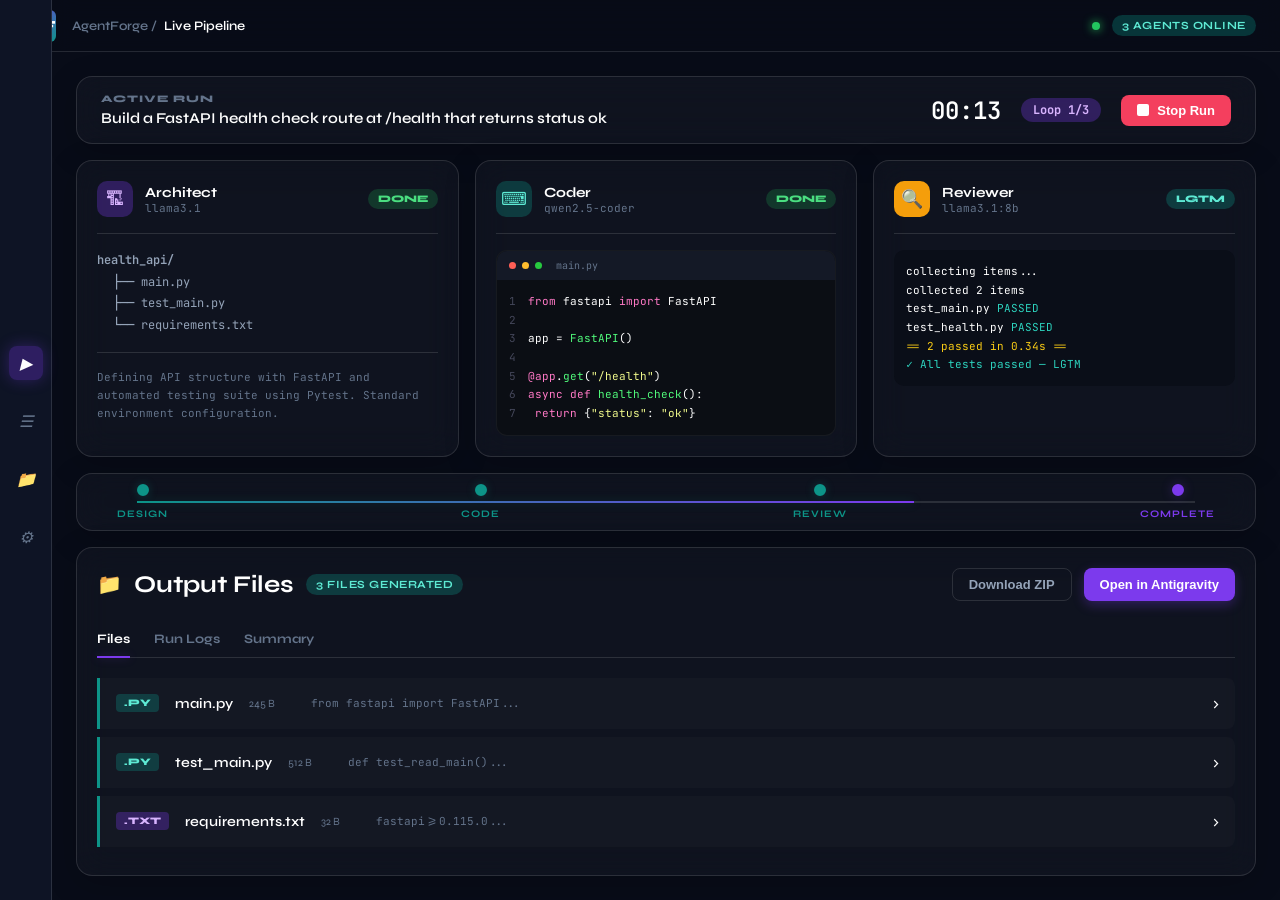
<file: live_dashboard.html>
<!DOCTYPE html>
<html lang="en">
<head>
  <meta charset="UTF-8">
  <meta name="viewport" content="width=device-width, initial-scale=1.0">
  <meta name="description" content="AgentForge — Live Multi-Agent Pipeline Dashboard">
  <title>AgentForge — Live Pipeline</title>
  <link rel="stylesheet" href="css/live_dashboard.css">
</head>
<body>

  <div class="app-shell">
    <!-- Sidebar -->
    <aside class="sidebar">
      <div class="nav-btn active"><i class="ico">▶</i></div>
      <div class="nav-btn"><i class="ico">☰</i></div>
      <div class="nav-btn"><i class="ico">📁</i></div>
      <div class="nav-btn"><i class="ico">⚙</i></div>
    </aside>

    <div class="main-container">
      <!-- Topbar -->
      <header class="topbar">
        <div class="logo-group">
          <div class="logo-af">AF</div>
          <div class="breadcrumb">
            <span class="muted">AgentForge /</span> Live Pipeline
          </div>
        </div>
        <div class="status-group">
          <div class="pulse-dot"></div>
          <div class="badge-teal-pill">3 agents online</div>
        </div>
      </header>

      <!-- Page Content -->
      <main class="page-content">
        
        <!-- Active Run Bar -->
        <section class="glass-card active-run-bar">
          <div class="prompt-area">
            <div class="label">ACTIVE RUN</div>
            <div class="prompt-text">Build a FastAPI health check route at /health that returns status ok</div>
          </div>
          <div class="timer-area">
            <div class="timer mono" id="stopwatch">00:12</div>
            <div class="pill-purple mono">Loop 1/3</div>
            <button class="btn-stop">
              <div class="ico-stop"></div>
              Stop Run
            </button>
          </div>
        </section>

        <!-- Agent Grid -->
        <section class="agent-grid">
          <!-- Architect -->
          <article class="glass-card agent-card architect">
            <div class="agent-card-header">
              <div class="agent-info">
                <div class="agent-ico">🏗</div>
                <div class="agent-name-stack">
                  <div class="name">Architect</div>
                  <div class="model mono">llama3.1</div>
                </div>
              </div>
              <div class="pill-status done">Done</div>
            </div>
            <div class="agent-content file-tree mono">
              <div class="tree-folder">health_api/</div>
              <div class="tree-item">├── main.py</div>
              <div class="tree-item">├── test_main.py</div>
              <div class="tree-item">└── requirements.txt</div>
              <div class="divider"></div>
              <div class="file-desc">
                Defining API structure with FastAPI and automated testing suite using Pytest. Standard environment configuration.
              </div>
            </div>
          </article>

          <!-- Coder -->
          <article class="glass-card agent-card coder">
            <div class="agent-card-header">
              <div class="agent-info">
                <div class="agent-ico">⌨</div>
                <div class="agent-name-stack">
                  <div class="name">Coder</div>
                  <div class="model mono">qwen2.5-coder</div>
                </div>
              </div>
              <div class="pill-status done">Done</div>
            </div>
            <div class="agent-content">
              <div class="mini-editor mono">
                <div class="editor-header">
                  <div class="mac-dot red"></div>
                  <div class="mac-dot yellow"></div>
                  <div class="mac-dot green"></div>
                  <span class="editor-title">main.py</span>
                </div>
                <div class="editor-body">
                  <div class="line">
                    <span class="ln">1</span><span class="syntax-kw">from</span> fastapi <span class="syntax-kw">import</span> FastAPI
                  </div>
                  <div class="line">
                    <span class="ln">2</span>
                  </div>
                  <div class="line">
                    <span class="ln">3</span>app = <span class="syntax-fn">FastAPI</span>()
                  </div>
                  <div class="line">
                    <span class="ln">4</span>
                  </div>
                  <div class="line">
                    <span class="ln">5</span><span class="syntax-kw">@app</span>.<span class="syntax-fn">get</span>(<span class="syntax-str">"/health"</span>)
                  </div>
                  <div class="line">
                    <span class="ln">6</span><span class="syntax-kw">async def</span> <span class="syntax-fn">health_check</span>():
                  </div>
                  <div class="line">
                    <span class="ln">7</span>    <span class="syntax-kw">return</span> {<span class="syntax-str">"status"</span>: <span class="syntax-str">"ok"</span>}
                  </div>
                </div>
              </div>
            </div>
          </article>

          <!-- Reviewer -->
          <article class="glass-card agent-card reviewer">
            <div class="agent-card-header">
              <div class="agent-info">
                <div class="agent-ico">🔍</div>
                <div class="agent-name-stack">
                  <div class="name">Reviewer</div>
                  <div class="model mono">llama3.1:8b</div>
                </div>
              </div>
              <div class="pill-status lgtm">LGTM</div>
            </div>
            <div class="agent-content">
              <div class="terminal mono">
                <div class="line info">collecting items...</div>
                <div class="line info">collected 2 items</div>
                <div class="line">test_main.py <span class="term-teal">PASSED</span></div>
                <div class="line">test_health.py <span class="term-teal">PASSED</span></div>
                <div class="line term-yellow">== 2 passed in 0.34s ==</div>
                <div class="line term-teal">✓ All tests passed — LGTM</div>
              </div>
            </div>
          </article>
        </section>

        <!-- Progress Bar -->
        <section class="glass-card progress-container">
          <div class="progress-line-bg"></div>
          <div class="progress-line-fill"></div>
          
          <div class="stage complete">
            <div class="stage-dot"></div>
            <div class="stage-label">Design</div>
          </div>
          <div class="stage complete">
            <div class="stage-dot"></div>
            <div class="stage-label">Code</div>
          </div>
          <div class="stage complete">
            <div class="stage-dot"></div>
            <div class="stage-label">Review</div>
          </div>
          <div class="stage active">
            <div class="stage-dot"></div>
            <div class="stage-label">Complete</div>
          </div>
        </section>

        <!-- Output Panel -->
        <section class="glass-card output-panel">
          <div class="panel-header">
            <div class="panel-title-group">
              <span class="ico-folder">📁</span>
              <h2 class="panel-title">Output Files</h2>
              <span class="badge-teal-pill">3 files generated</span>
            </div>
            <div class="btn-group">
              <button class="btn-outline">Download ZIP</button>
              <button class="btn-purple">Open in Antigravity</button>
            </div>
          </div>

          <nav class="tab-nav">
            <div class="tab-btn active" data-tab="files">Files</div>
            <div class="tab-btn" data-tab="logs">Run Logs</div>
            <div class="tab-btn" data-tab="summary">Summary</div>
          </nav>

          <div class="tab-content" id="filesTab">
            <!-- File 1 -->
            <div class="file-row" onclick="toggleFile(this)">
              <div class="file-info-group">
                <span class="f-badge py">.py</span>
                <span class="f-name">main.py</span>
                <span class="f-size">245 B</span>
                <span class="f-preview mono">from fastapi import FastAPI...</span>
              </div>
              <div class="f-arrow">›</div>
            </div>
            <div class="expanded-code hidden mono">
              <pre><span class="syntax-kw">from</span> fastapi <span class="syntax-kw">import</span> FastAPI

app = <span class="syntax-fn">FastAPI</span>()

<span class="syntax-kw">@app</span>.<span class="syntax-fn">get</span>(<span class="syntax-str">"/health"</span>)
<span class="syntax-kw">async def</span> <span class="syntax-fn">health_check</span>():
    <span class="syntax-kw">return</span> {<span class="syntax-str">"status"</span>: <span class="syntax-str">"ok"</span>}</pre>
            </div>

            <!-- File 2 -->
            <div class="file-row" onclick="toggleFile(this)">
              <div class="file-info-group">
                <span class="f-badge py">.py</span>
                <span class="f-name">test_main.py</span>
                <span class="f-size">512 B</span>
                <span class="f-preview mono">def test_read_main()...</span>
              </div>
              <div class="f-arrow">›</div>
            </div>

            <!-- File 3 -->
            <div class="file-row" onclick="toggleFile(this)">
              <div class="file-info-group">
                <span class="f-badge txt">.txt</span>
                <span class="f-name">requirements.txt</span>
                <span class="f-size">32 B</span>
                <span class="f-preview mono">fastapi>=0.115.0...</span>
              </div>
              <div class="f-arrow">›</div>
            </div>
          </div>

          <div class="tab-content hidden" id="logsTab">
            <div class="log-container" id="logContainer">
              <!-- Logs will be animated in by JS -->
            </div>
          </div>

          <div class="tab-content hidden" id="summaryTab">
            <div class="stat-grid">
              <div class="stat-card">
                <div class="label">Status</div>
                <div class="val term-teal">Pass</div>
              </div>
              <div class="stat-card">
                <div class="label">Loop Count</div>
                <div class="val text-purple">1</div>
              </div>
              <div class="stat-card">
                <div class="label">Files Created</div>
                <div class="val">3</div>
              </div>
              <div class="stat-card">
                <div class="label">Tests Ran</div>
                <div class="val term-teal">2 / 2</div>
              </div>
            </div>
          </div>
        </section>

      </main>
    </div>
  </div>

  <style>
    /* Inline styles for components not in global CSS */
    .btn-group { display: flex; gap: 12px; }
    .btn-outline {
      background: transparent;
      border: 1px solid var(--border-glass);
      color: var(--text-secondary);
      border-radius: 8px;
      padding: 8px 16px;
      font-weight: 700;
      font-size: 13px;
      cursor: pointer;
    }
    .btn-purple {
      background: var(--purple);
      border: none;
      color: white;
      border-radius: 8px;
      padding: 8px 16px;
      font-weight: 700;
      font-size: 13px;
      cursor: pointer;
      box-shadow: 0 4px 12px var(--purple-glow);
    }
    .stat-grid { display: grid; grid-template-columns: repeat(4, 1fr); gap: 16px; }
    .stat-card {
      background: rgba(255,255,255,0.02);
      border: 1px solid var(--border-glass);
      border-radius: 12px;
      padding: 20px;
      text-align: center;
    }
    .stat-card .label { font-size: 11px; color: var(--text-muted); text-transform: uppercase; margin-bottom: 8px; }
    .stat-card .val { font-size: 24px; font-weight: 700; }
    .text-purple { color: #A855F7; }

    .log-row {
      display: flex;
      gap: 16px;
      padding: 8px 0;
      font-size: 12px;
      font-family: 'JetBrains Mono', monospace;
      opacity: 0;
      transform: translateY(10px);
      animation: log-in 0.4s var(--ease) forwards;
    }
    .log-time { color: var(--text-muted); width: 60px; }
    .log-tag { width: 45px; border-radius: 3px; font-weight: 800; font-size: 10px; display: flex; align-items: center; justify-content: center; }
    .tag-arch { background: var(--purple-glow); color: #D8B4FE; }
    .tag-coder { background: var(--teal-glow); color: #5EEAD4; }
    .tag-rev { background: rgba(245,158,11,0.2); color: #FCD34D; }

    @keyframes log-in {
      to { opacity: 1; transform: translateY(0); }
    }
  </style>

  <script src="js/live_dashboard.js"></script>
</body>
</html>
</file>
<file: css/premium_core.css>
@import url('https://fonts.googleapis.com/css2?family=Syne:wght@400;500;600;700;800&family=JetBrains+Mono:wght@400;500;600&display=swap');

:root {
  /* Colors */
  --bg-deep: #080C18;
  --bg-aside: #0E1425;
  --bg-card: rgba(255, 255, 255, 0.03);
  --border-glass: rgba(255, 255, 255, 0.12);
  
  --purple: #7C3AED;
  --purple-light: #A855F7;
  --purple-glow: rgba(124, 58, 237, 0.3);
  --teal: #0D9488;
  --teal-light: #2DD4BF;
  --teal-glow: rgba(13, 148, 136, 0.3);
  --rose: #F43F5E;
  --amber: #F59E0B;
  
  --text-primary: #FFFFFF;
  --text-secondary: #94A3B8;
  --text-muted: #64748B;
  
  /* Dimensions */
  --topbar-h: 52px;
  --sidebar-w: 52px;
  --radius-xl: 16px;
  --radius-lg: 12px;
  --radius-md: 8px;
  
  /* Transitions */
  --ease: cubic-bezier(0.4, 0, 0.2, 1);
  --ease-out: cubic-bezier(0.16, 1, 0.3, 1);
}

/* --- Reset & Base --- */
* { margin: 0; padding: 0; box-sizing: border-box; }

body {
  font-family: 'Syne', sans-serif;
  background-color: var(--bg-deep);
  color: var(--text-primary);
  min-height: 100vh;
  overflow-x: hidden;
  -webkit-font-smoothing: antialiased;
}

code, pre, .mono { font-family: 'JetBrains Mono', monospace; }

/* --- Layout Architecture --- */
.app-shell { display: flex; min-height: 100vh; }

.main-container {
  flex: 1;
  display: flex;
  flex-direction: column;
  padding-left: var(--sidebar-w);
}

/* --- Topbar ( Frosted Glass ) --- */
.topbar {
  position: fixed;
  top: 0; left: 0; right: 0;
  height: var(--topbar-h);
  background: rgba(8, 12, 24, 0.75);
  backdrop-filter: blur(12px);
  border-bottom: 1px solid var(--border-glass);
  display: flex;
  align-items: center;
  justify-content: space-between;
  padding: 0 24px;
  z-index: 1000;
}

.logo-group { display: flex; align-items: center; gap: 16px; }

.logo-af {
  width: 32px; height: 32px;
  background: linear-gradient(135deg, var(--purple), var(--teal));
  border-radius: 6px;
  display: flex; align-items: center; justify-content: center;
  font-weight: 800; font-size: 14px;
}

.breadcrumb { font-size: 13px; font-weight: 600; letter-spacing: -0.01em; }
.breadcrumb .muted { color: var(--text-muted); margin-right: 4px; }

.status-group { display: flex; align-items: center; gap: 12px; }

.pulse-dot {
  width: 8px; height: 8px; background: #22C55E; border-radius: 50%;
  box-shadow: 0 0 10px #22C55E; animation: pulse-green 2s infinite;
}

.badge-teal-pill {
  background: var(--teal-glow); color: var(--teal-light);
  font-size: 11px; font-weight: 700; padding: 4px 10px;
  border-radius: 100px; text-transform: uppercase; letter-spacing: 0.05em;
}

/* --- Sidebar ( Vertical Rail ) --- */
.sidebar {
  position: fixed;
  top: 0; left: 0; bottom: 0;
  width: var(--sidebar-w);
  background: var(--bg-aside);
  border-right: 1px solid var(--border-glass);
  display: flex; flex-direction: column; align-items: center; justify-content: flex-start;
  padding-top: 80px; gap: 24px; z-index: 2000;
}

.nav-btn {
  width: 34px; height: 34px; border-radius: 8px;
  display: flex; align-items: center; justify-content: center;
  cursor: pointer; color: var(--text-muted); transition: all 0.25s var(--ease);
}

.nav-btn:hover { color: var(--text-primary); background: rgba(255,255,255,0.05); }

.nav-btn.active {
  color: var(--text-primary); background: var(--purple-glow);
  box-shadow: 0 0 15px var(--purple-glow);
}

/* --- Core Components --- */
.page-content {
  margin-top: var(--topbar-h); padding: 24px;
  max-width: 1440px; width: 100%; margin: var(--topbar-h) auto 0;
  display: flex; flex-direction: column; gap: 24px;
}

.glass-card {
  background: var(--bg-card); backdrop-filter: blur(20px);
  border: 1px solid var(--border-glass); border-radius: var(--radius-xl);
  padding: 24px; box-shadow: 0 4px 32px rgba(0,0,0,0.15);
  position: relative; overflow: hidden;
}

.glass-card::before {
  content: ''; position: absolute; top: 0; left: 0; right: 0; height: 1px;
  background: linear-gradient(90deg, transparent, rgba(255,255,255,0.08), transparent);
}

/* Typography & Stats */
.section-header { display: flex; align-items: center; justify-content: space-between; margin-bottom: 8px; }
h2 { font-size: 1.25rem; font-weight: 700; color: var(--text-primary); }

.stat-grid { display: grid; grid-template-columns: repeat(auto-fit, minmax(200px, 1fr)); gap: 16px; }
.stat-card {
  background: rgba(255,255,255,0.02); border: 1px solid var(--border-glass);
  border-radius: var(--radius-lg); padding: 20px; text-align: center;
}
.stat-card .label { font-size: 11px; font-weight: 800; color: var(--text-muted); text-transform: uppercase; margin-bottom: 8px; letter-spacing: 0.1em; }
.stat-card .val { font-size: 24px; font-weight: 700; color: var(--text-primary); }

/* Buttons */
.btn-primary {
  background: var(--purple); color: white; border: none; border-radius: var(--radius-md);
  padding: 10px 20px; font-weight: 700; font-size: 14px; cursor: pointer;
  box-shadow: 0 4px 15px var(--purple-glow); transition: all 0.2s;
}
.btn-primary:hover { background: var(--purple-light); transform: translateY(-1px); }

/* --- Run Button Premium (Fix 2) --- */
.btn-run-premium {
  display: flex; align-items: center; justify-content: center; gap: 12px;
  background: linear-gradient(135deg, var(--purple), #4F46E5);
  color: white; border: none; border-radius: 12px;
  padding: 12px 28px; font-weight: 800; font-size: 15px; cursor: pointer;
  box-shadow: 0 4px 20px var(--purple-glow); transition: all 0.3s var(--ease-out);
}
.btn-run-premium:hover { transform: scale(1.03); box-shadow: 0 8px 25px rgba(124, 58, 237, 0.5); }
.btn-run-premium:active { transform: scale(0.97); }
.btn-run-premium:disabled { background: #334155; color: #64748B; cursor: not-allowed; box-shadow: none; transform: none; }

/* --- Tooltips (Fix 1) --- */
[data-tooltip] { position: relative; }
[data-tooltip]::after {
  content: attr(data-tooltip); position: absolute; left: 120%; top: 50%; transform: translateY(-50%);
  background: #1E293B; color: white; padding: 6px 12px; border-radius: 6px; font-size: 11px;
  white-space: nowrap; pointer-events: none; opacity: 0; transition: all 0.2s;
}
[data-tooltip]:hover::after { opacity: 1; left: 110%; }

/* --- Toasts (Fix 17) --- */
#toastContainer { position: fixed; bottom: 24px; right: 24px; z-index: 9999; display: flex; flex-direction: column; gap: 12px; }
.toast {
  padding: 14px 24px; border-radius: 12px; font-weight: 700; font-size: 13px;
  animation: slide-in 0.3s forwards, fade-out 0.3s 2.7s forwards;
  box-shadow: 0 10px 30px rgba(0,0,0,0.3); min-width: 200px;
}
.toast.success { background: #10B981; color: white; border-left: 4px solid #059669; }
.toast.info { background: var(--purple); color: white; border-left: 4px solid var(--purple-light); }
.toast.error { background: var(--rose); color: white; border-left: 4px solid #BE123C; }

@keyframes slide-in { from { transform: translateX(100%); opacity: 0; } to { transform: translateX(0); opacity: 1; } }
@keyframes fade-out { from { opacity: 1; } to { opacity: 0; } }

.btn-ghost {
  background: transparent; color: var(--text-secondary); border: 1px solid var(--border-glass);
  border-radius: var(--radius-md); padding: 8px 16px; font-weight: 700; cursor: pointer;
}
.btn-ghost:hover { background: rgba(255,255,255,0.05); color: var(--text-primary); }

/* Tables */
.premium-table { width: 100%; border-collapse: collapse; font-size: 13px; }
.premium-table th { text-align: left; padding: 12px 16px; color: var(--text-muted); font-weight: 700; text-transform: uppercase; font-size: 10px; letter-spacing: 0.1em; }
.premium-table tr { border-bottom: 1px solid var(--border-glass); transition: background 0.2s; }
.premium-table tr:hover { background: rgba(255,255,255,0.03); }
.premium-table td { padding: 16px; color: var(--text-secondary); }

/* Badges */
.badge-status {
  padding: 4px 12px; border-radius: 100px; font-size: 11px; font-weight: 700;
}
.badge-status.passed { background: rgba(34,197,94,0.15); color: #4ADE80; }
.badge-status.failed { background: rgba(244,63,94,0.15); color: #FB7185; }

/* Animations */
@keyframes pulse-green {
  0% { box-shadow: 0 0 0 0 rgba(34, 197, 94, 0.4); }
  70% { box-shadow: 0 0 0 8px rgba(34, 197, 94, 0); }
  100% { box-shadow: 0 0 0 0 rgba(34, 197, 94, 0); }
}

.hidden { display: none !important; }

/* --- Config & Forms (Fix 16-19) --- */
.config-row {
  display: flex; justify-content: space-between; align-items: center;
  padding: 20px 24px; border-bottom: 1px solid var(--border-glass);
}
.config-title { font-weight: 700; font-size: 14px; margin-bottom: 4px; color: var(--text-primary); }

/* Switch Toggle */
.switch { position: relative; display: inline-block; width: 44px; height: 24px; }
.switch input { opacity: 0; width: 0; height: 0; }
.slider {
  position: absolute; cursor: pointer; top: 0; left: 0; right: 0; bottom: 0;
  background-color: rgba(255,255,255,0.1); transition: .4s; border-radius: 34px;
}
.slider:before {
  position: absolute; content: ""; height: 18px; width: 18px; left: 3px; bottom: 3px;
  background-color: white; transition: .4s; border-radius: 50%;
}
input:checked + .slider { background-color: var(--teal); }
input:checked + .slider:before { transform: translateX(20px); }

/* --- Tab System (Fix 5-7, 16) --- */
.tab-bar { display: flex; background: rgba(0,0,0,0.2); border-bottom: 1px solid var(--border-glass); }
.tab-item {
  padding: 16px 24px; cursor: pointer; font-weight: 700; font-size: 13px;
  color: var(--text-secondary); transition: all 0.3s; border-bottom: 2px solid transparent;
}
.tab-item:hover { color: var(--text-primary); background: rgba(255,255,255,0.03); }
.tab-item.active { color: white; border-bottom-color: var(--purple); background: rgba(255,255,255,0.05); }
.tab-pane { padding: 24px; }

/* --- Pagination (Fix 15) --- */
.pagination { display: flex; gap: 8px; align-items: center; }

/* --- Truncate Utility --- */
.truncate { white-space: nowrap; overflow: hidden; text-overflow: ellipsis; }
.mono { font-family: 'JetBrains Mono', monospace; }
</file>
<file: css/live_dashboard.css>
@import url('https://fonts.googleapis.com/css2?family=Syne:wght@400;600;700;800&family=JetBrains+Mono:wght@400;500;600&display=swap');

:root {
  /* Colors */
  --bg-deep: #080C18;
  --bg-aside: #0E1425;
  --bg-card: rgba(255, 255, 255, 0.03);
  --border-glass: rgba(255, 255, 255, 0.12);
  
  --purple: #7C3AED;
  --purple-glow: rgba(124, 58, 237, 0.3);
  --teal: #0D9488;
  --teal-glow: rgba(13, 148, 136, 0.3);
  --rose: #F43F5E;
  --amber: #F59E0B;
  
  --text-primary: #FFFFFF;
  --text-secondary: #94A3B8;
  --text-muted: #64748B;
  
  /* Dimensions */
  --topbar-h: 52px;
  --sidebar-w: 52px;
  --radius-xl: 16px;
  --radius-md: 8px;
  
  /* Transitions */
  --ease: cubic-bezier(0.4, 0, 0.2, 1);
}

* {
  margin: 0;
  padding: 0;
  box-sizing: border-box;
}

body {
  font-family: 'Syne', sans-serif;
  background-color: var(--bg-deep);
  color: var(--text-primary);
  min-height: 100vh;
  overflow-x: hidden;
  -webkit-font-smoothing: antialiased;
}

code, .mono {
  font-family: 'JetBrains Mono', monospace;
}

/* --- Layout --- */
.app-shell {
  display: flex;
  min-height: 100vh;
}

.main-container {
  flex: 1;
  display: flex;
  flex-direction: column;
  padding-left: var(--sidebar-w);
}

/* --- Topbar --- */
.topbar {
  position: fixed;
  top: 0;
  left: 0;
  right: 0;
  height: var(--topbar-h);
  background: rgba(8, 12, 24, 0.7);
  backdrop-filter: blur(12px);
  border-bottom: 1px solid var(--border-glass);
  display: flex;
  align-items: center;
  justify-content: space-between;
  padding: 0 24px;
  z-index: 100;
}

.logo-group {
  display: flex;
  align-items: center;
  gap: 16px;
}

.logo-af {
  width: 32px;
  height: 32px;
  background: linear-gradient(135deg, var(--purple), var(--teal));
  border-radius: 6px;
  display: flex;
  align-items: center;
  justify-content: center;
  font-weight: 800;
  font-size: 14px;
}

.breadcrumb {
  font-size: 13px;
  font-weight: 600;
}

.breadcrumb .muted { color: var(--text-muted); margin-right: 4px; }

.status-group {
  display: flex;
  align-items: center;
  gap: 12px;
}

.pulse-dot {
  width: 8px;
  height: 8px;
  background: #22C55E;
  border-radius: 50%;
  box-shadow: 0 0 10px #22C55E;
  animation: pulse-green 2s infinite;
}

.badge-teal-pill {
  background: var(--teal-glow);
  color: #5EEAD4;
  font-size: 11px;
  font-weight: 700;
  padding: 4px 10px;
  border-radius: 100px;
  letter-spacing: 0.05em;
  text-transform: uppercase;
}

/* --- Sidebar --- */
.sidebar {
  position: fixed;
  top: 0;
  left: 0;
  bottom: 0;
  width: var(--sidebar-w);
  background: var(--bg-aside);
  border-right: 1px solid var(--border-glass);
  display: flex;
  flex-direction: column;
  align-items: center;
  justify-content: center;
  gap: 24px;
  z-index: 101;
}

.nav-btn {
  width: 34px;
  height: 34px;
  border-radius: 8px;
  display: flex;
  align-items: center;
  justify-content: center;
  cursor: pointer;
  color: var(--text-muted);
  transition: all 0.2s var(--ease);
  position: relative;
}

.nav-btn:hover { color: var(--text-primary); background: rgba(255,255,255,0.05); }

.nav-btn.active {
  color: var(--text-primary);
  background: var(--purple-glow);
  box-shadow: 0 0 15px var(--purple-glow);
}

/* --- Page Content --- */
.page-content {
  margin-top: var(--topbar-h);
  padding: 24px;
  max-width: 1440px;
  width: 100%;
  margin-left: auto;
  margin-right: auto;
  display: flex;
  flex-direction: column;
  gap: 16px;
}

.glass-card {
  background: var(--bg-card);
  backdrop-filter: blur(16px);
  border: 1px solid var(--border-glass);
  border-radius: var(--radius-xl);
  padding: 20px;
  box-shadow: 0 8px 32px rgba(0,0,0,0.2);
}

/* --- Active Run Bar --- */
.active-run-bar {
  display: flex;
  align-items: center;
  justify-content: space-between;
  padding: 16px 24px;
}

.prompt-area .label {
  font-size: 10px;
  font-weight: 800;
  color: var(--text-muted);
  letter-spacing: 0.1em;
  margin-bottom: 4px;
}

.prompt-text {
  font-size: 15px;
  font-weight: 600;
  color: var(--text-primary);
}

.timer-area {
  display: flex;
  align-items: center;
  gap: 20px;
}

.timer {
  font-size: 24px;
  font-weight: 600;
  color: var(--text-primary);
}

.pill-purple {
  background: var(--purple-glow);
  color: #D8B4FE;
  font-size: 12px;
  font-weight: 700;
  padding: 4px 12px;
  border-radius: 100px;
}

.btn-stop {
  background: var(--rose);
  color: white;
  border: none;
  border-radius: 8px;
  padding: 8px 16px;
  font-weight: 700;
  font-size: 13px;
  display: flex;
  align-items: center;
  gap: 8px;
  cursor: pointer;
  transition: transform 0.2s;
}

.btn-stop:hover { transform: scale(1.02); background: #E11D48; }

.ico-stop {
  width: 12px;
  height: 12px;
  background: white;
  border-radius: 2px;
}

/* --- Agent Cards Grid --- */
.agent-grid {
  display: grid;
  grid-template-columns: repeat(3, 1fr);
  gap: 16px;
}

.agent-card-header {
  display: flex;
  align-items: center;
  justify-content: space-between;
  padding-bottom: 16px;
  border-bottom: 1px solid var(--border-glass);
  margin-bottom: 16px;
}

.agent-info {
  display: flex;
  align-items: center;
  gap: 12px;
}

.agent-ico {
  width: 36px;
  height: 36px;
  border-radius: 10px;
  display: flex;
  align-items: center;
  justify-content: center;
  font-size: 18px;
}

.architect .agent-ico { background: var(--purple-glow); color: #D8B4FE; }
.coder .agent-ico { background: var(--teal-glow); color: #5EEAD4; }
.reviewer .agent-ico { background: var(--amber); color: #FFF; }

.agent-name-stack .name { font-weight: 700; font-size: 14px; }
.agent-name-stack .model { font-size: 11px; color: var(--text-muted); }

.pill-status {
  padding: 4px 10px;
  border-radius: 100px;
  font-size: 10px;
  font-weight: 800;
  text-transform: uppercase;
}

.pill-status.done { background: rgba(34,197,94,0.2); color: #4ADE80; }
.pill-status.lgtm { background: var(--teal-glow); color: #5EEAD4; }

/* Architect View */
.file-tree {
  font-size: 12px;
  color: var(--text-secondary);
  line-height: 1.8;
}

.tree-folder { color: var(--purple-light); font-weight: 600; }
.tree-item { padding-left: 16px; }

.divider { height: 1px; background: var(--border-glass); margin: 16px 0; }
.file-desc { font-size: 11px; color: var(--text-muted); line-height: 1.6; }

/* Coder View */
.mini-editor {
  background: #0B0E14;
  border-radius: 11px;
  overflow: hidden;
  border: 1px solid rgba(255,255,255,0.05);
}

.editor-header {
  background: #141926;
  padding: 8px 12px;
  display: flex;
  align-items: center;
  gap: 6px;
}

.mac-dot { width: 7px; height: 7px; border-radius: 50%; }
.red { background: #FF5F56; }
.yellow { background: #FFBD2E; }
.green { background: #27C93F; }

.editor-title {
  font-size: 10px;
  color: var(--text-muted);
  margin-left: 8px;
}

.editor-body {
  padding: 12px;
  font-size: 11px;
  line-height: 1.7;
}

.syntax-kw { color: #FF79C6; }
.syntax-fn { color: #50FA7B; }
.syntax-str { color: #F1FA8C; }
.syntax-num { color: #BD93F9; }
.ln { color: #44475A; margin-right: 12px; }

/* Reviewer Terminal */
.terminal {
  background: #0A0E18;
  border-radius: 10px;
  padding: 12px;
  font-size: 11px;
  line-height: 1.7;
}

.term-teal { color: #2DD4BF; }
.term-yellow { color: #FACC15; }

/* --- Progress Bar --- */
.progress-container {
  display: flex;
  align-items: center;
  justify-content: space-between;
  position: relative;
  padding: 10px 40px;
}

.progress-line-bg {
  position: absolute;
  top: 50%;
  left: 60px;
  right: 60px;
  height: 2px;
  background: var(--border-glass);
  transform: translateY(-50%);
  z-index: 1;
}

.progress-line-fill {
  position: absolute;
  top: 50%;
  left: 60px;
  width: 66%; /* Demo state */
  height: 2px;
  background: linear-gradient(90deg, var(--teal), var(--purple));
  transform: translateY(-50%);
  z-index: 2;
  box-shadow: 0 0 10px var(--teal-glow);
  animation: flowing-gradient 2s linear infinite;
}

.stage {
  display: flex;
  flex-direction: column;
  align-items: center;
  gap: 12px;
  position: relative;
  z-index: 3;
}

.stage-dot {
  width: 12px;
  height: 12px;
  border-radius: 50%;
  background: var(--bg-deep);
  border: 2px solid var(--border-glass);
}

.stage.active .stage-dot {
  background: var(--purple);
  border-color: var(--purple);
  box-shadow: 0 0 12px var(--purple-glow);
  animation: pulse-dot 1.5s infinite;
}

.stage.complete .stage-dot {
  background: var(--teal);
  border-color: var(--teal);
  box-shadow: 0 0 10px var(--teal-glow);
}

.stage-label {
  font-size: 10px;
  font-weight: 700;
  text-transform: uppercase;
  letter-spacing: 0.1em;
  color: var(--text-muted);
}

.stage.complete .stage-label { color: var(--teal); }
.stage.active .stage-label { color: var(--purple); }

/* --- Output Panel --- */
.output-panel {
  display: flex;
  flex-direction: column;
}

.panel-header {
  display: flex;
  align-items: center;
  justify-content: space-between;
  margin-bottom: 20px;
}

.panel-title-group {
  display: flex;
  align-items: center;
  gap: 12px;
}

.ico-folder { font-size: 20px; color: var(--purple); }

.tab-nav {
  display: flex;
  gap: 24px;
  border-bottom: 1px solid var(--border-glass);
  margin-bottom: 20px;
}

.tab-btn {
  padding: 10px 0;
  font-weight: 700;
  font-size: 13px;
  color: var(--text-muted);
  cursor: pointer;
  position: relative;
}

.tab-btn.active { color: var(--text-primary); }
.tab-btn.active::after {
  content: '';
  position: absolute;
  bottom: -1px;
  left: 0;
  right: 0;
  height: 2px;
  background: var(--purple);
  box-shadow: 0 0 10px var(--purple-glow);
}

/* File List */
.file-row {
  border-left: 3px solid var(--teal);
  padding: 16px;
  background: rgba(255,255,255,0.02);
  border-radius: 0 8px 8px 0;
  display: flex;
  align-items: center;
  justify-content: space-between;
  margin-bottom: 8px;
  cursor: pointer;
  transition: background 0.2s;
}

.file-row:hover { background: rgba(255,255,255,0.05); }

.file-row.expanded { background: rgba(255,255,255,0.04); border-radius: 0 8px 0 0; margin-bottom: 0; }

.file-info-group {
  display: flex;
  align-items: center;
  gap: 16px;
}

.f-badge {
  padding: 3px 8px;
  border-radius: 4px;
  font-size: 10px;
  font-weight: 800;
  text-transform: uppercase;
}

.py { background: var(--teal-glow); color: #5EEAD4; }
.txt { background: var(--purple-glow); color: #D8B4FE; }

.f-name { font-weight: 600; font-size: 14px; }
.f-size { font-size: 11px; color: var(--text-muted); }

.f-preview {
  font-size: 11px;
  color: var(--text-muted);
  font-family: 'JetBrains Mono', monospace;
  margin-left: 20px;
}

.expanded-code {
  background: #080C18;
  padding: 20px;
  border-radius: 0 0 8px 8px;
  margin-bottom: 8px;
  font-size: 12px;
  overflow-x: auto;
}

/* --- Animations --- */
@keyframes pulse-green {
  0% { box-shadow: 0 0 0 0 rgba(34, 197, 94, 0.4); }
  70% { box-shadow: 0 0 0 10px rgba(34, 197, 94, 0); }
  100% { box-shadow: 0 0 0 0 rgba(34, 197, 94, 0); }
}

@keyframes pulse-dot {
  0% { transform: scale(1); opacity: 1; }
  50% { transform: scale(1.3); opacity: 0.7; }
  100% { transform: scale(1); opacity: 1; }
}

@keyframes flowing-gradient {
  0% { background-position: 0% 50%; }
  100% { background-position: 100% 50%; }
}

/* Utils */
.hidden { display: none; }
.flex { display: flex; }
.col { flex-direction: column; }
.i-btn { background: none; border: none; cursor: pointer; color: inherit; }

@media (max-width: 1200px) {
  .agent-grid { grid-template-columns: 1fr; }
}
</file>
